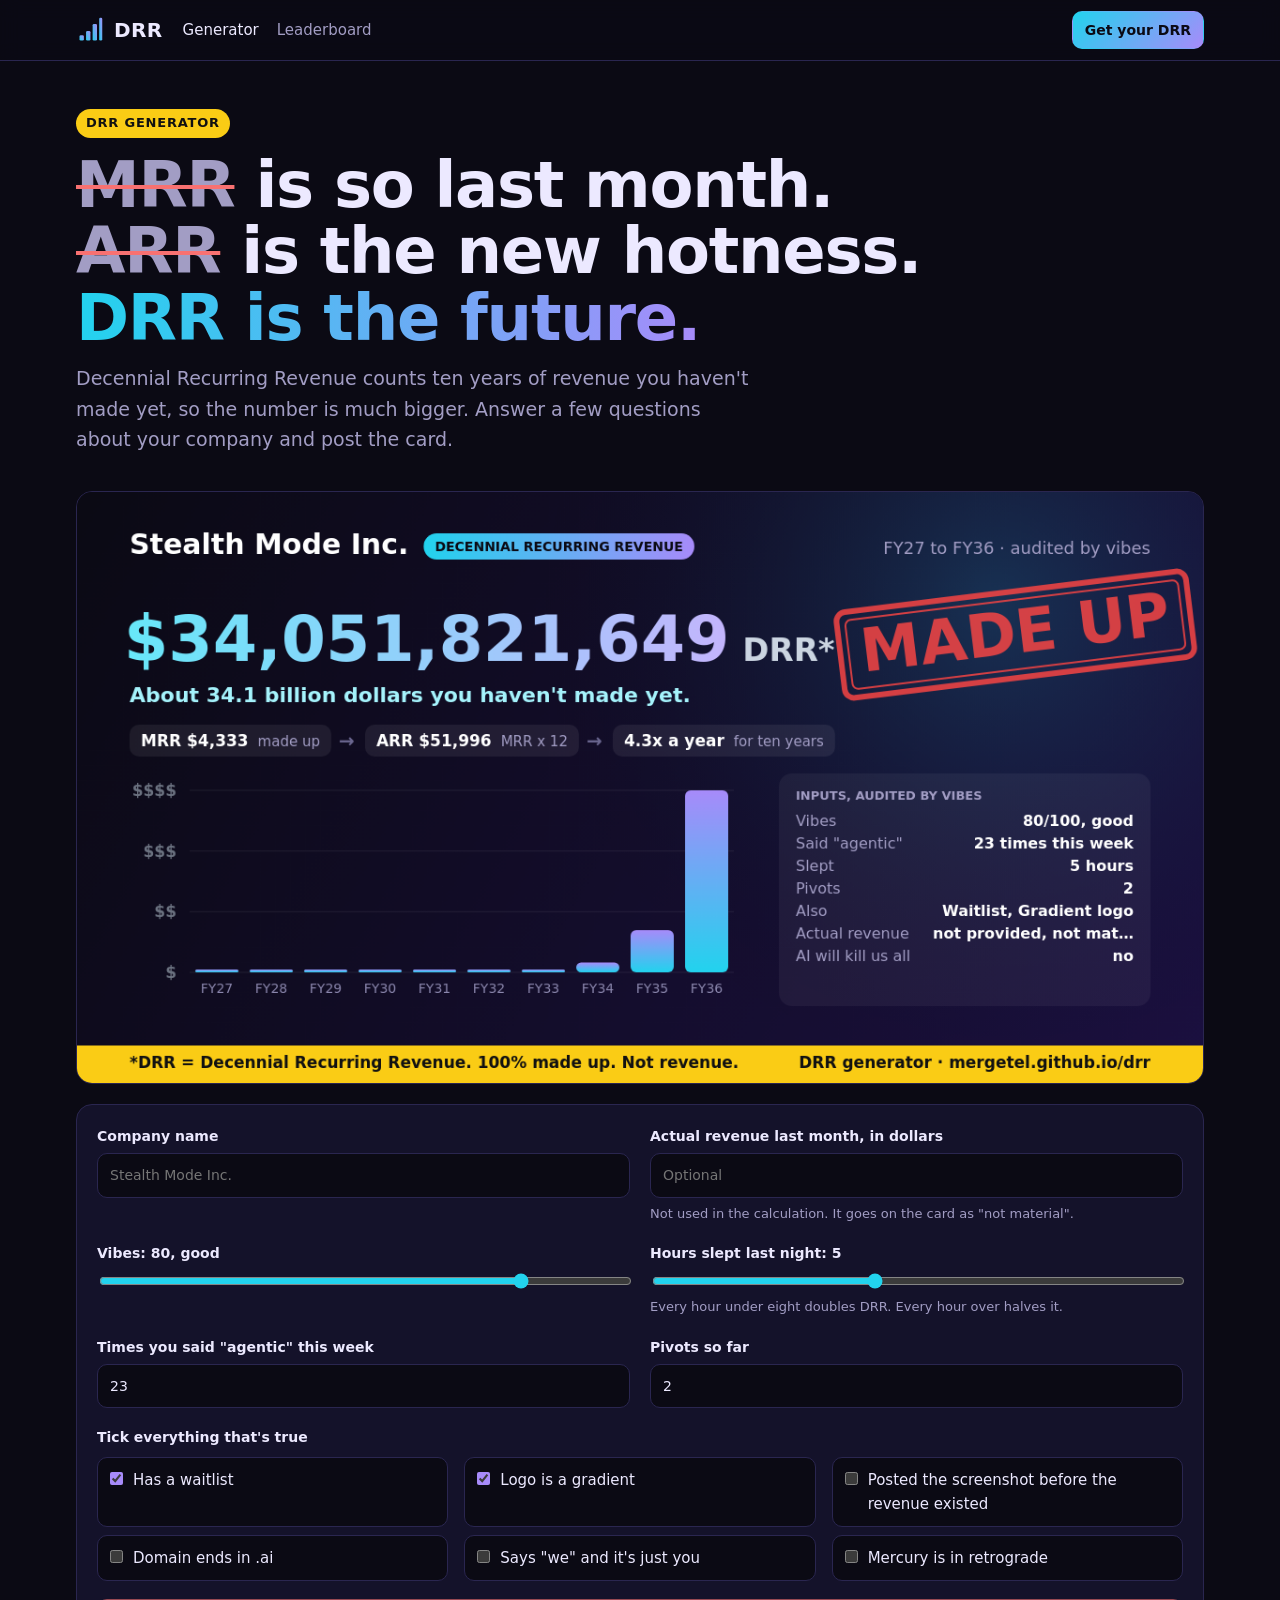
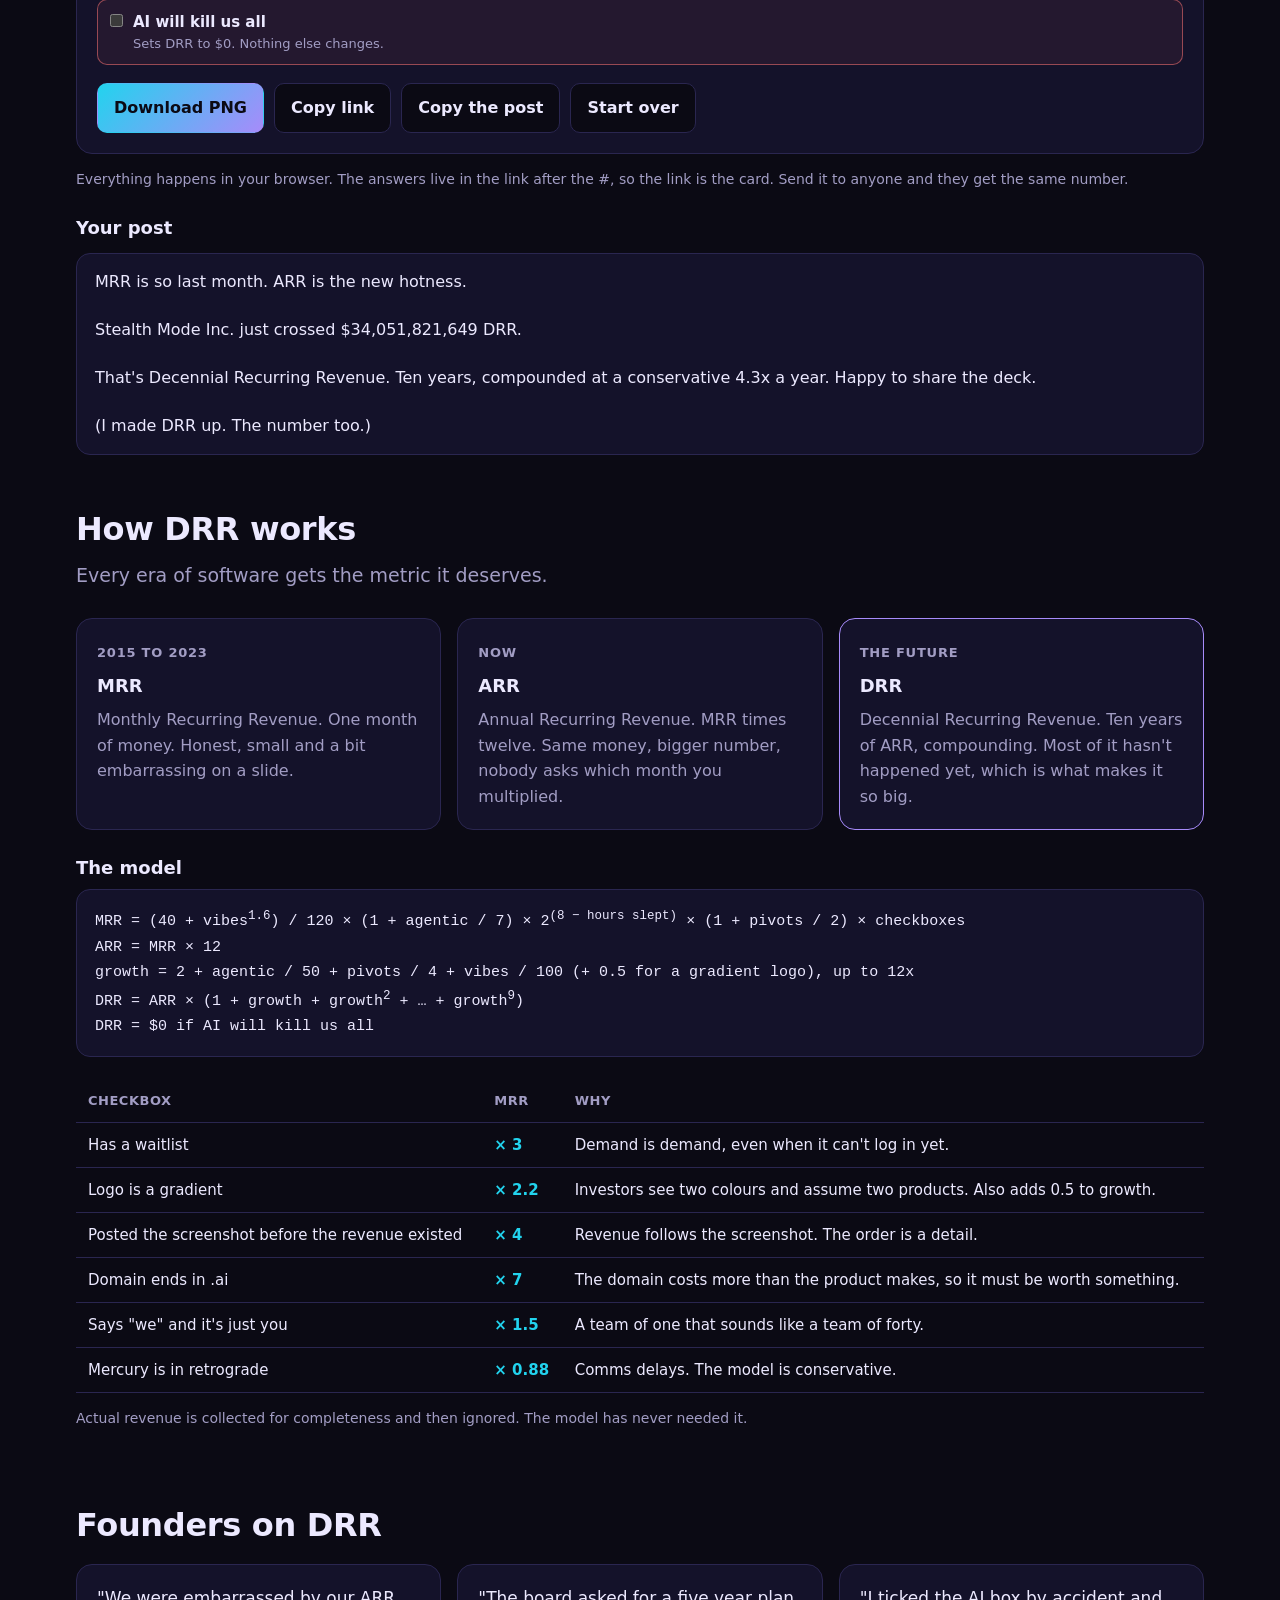
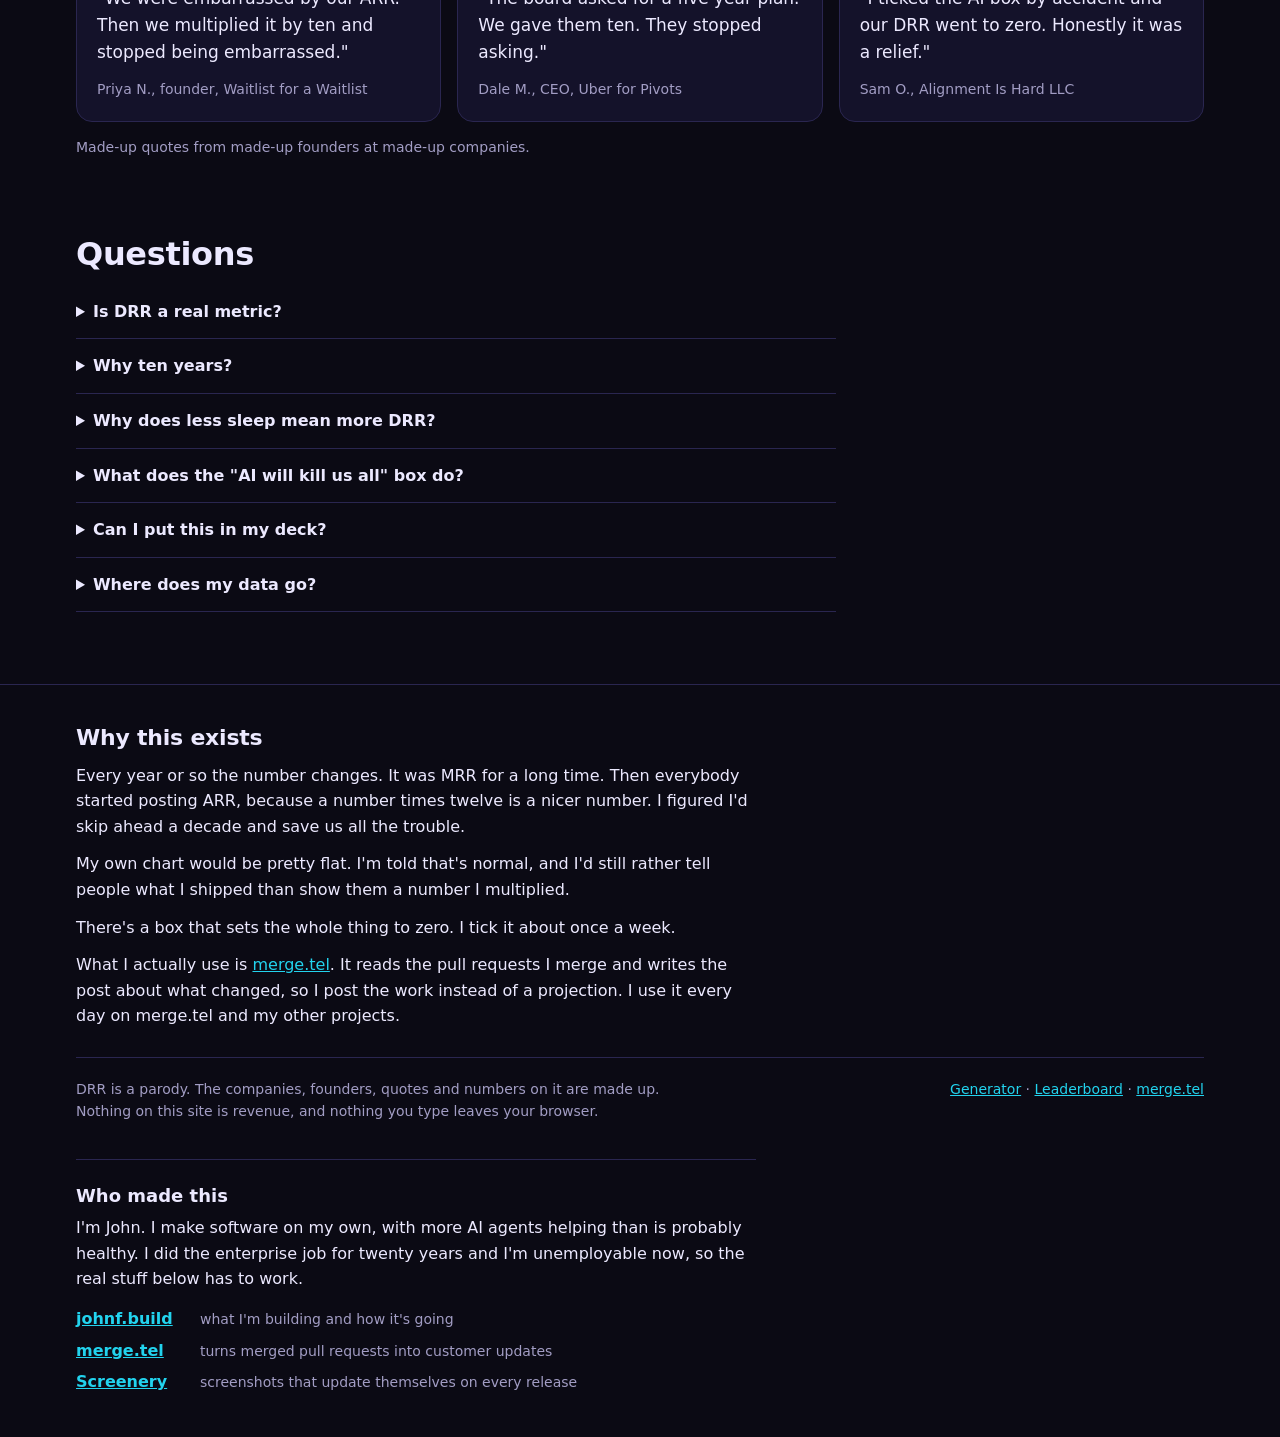
<file: index.html>
<!doctype html>
<html lang="en">
<head>
<meta charset="utf-8">
<meta name="viewport" content="width=device-width, initial-scale=1">
<title>DRR · Decennial Recurring Revenue</title>
<meta name="description" content="MRR is so last month. ARR is the new hotness. DRR counts ten years of revenue you haven't made yet. Make your card, stamped MADE UP, because it is.">
<meta property="og:title" content="DRR · Decennial Recurring Revenue">
<meta property="og:description" content="MRR is so last month. ARR is the new hotness. DRR is the future.">
<meta property="og:image" content="https://mergetel.github.io/drr/assets/og.png">
<meta name="twitter:card" content="summary_large_image">
<link rel="icon" href="assets/favicon.svg" type="image/svg+xml">
<link rel="stylesheet" href="assets/site.css">
</head>
<body>
<header id="nav"></header>

<main class="wrap">
  <section class="hero">
    <p class="eyebrow">DRR GENERATOR</p>
    <h1><s>MRR</s> is so last month.<br><s>ARR</s> is the new hotness.<br><span class="grad">DRR is the future.</span></h1>
    <p class="lede">Decennial Recurring Revenue counts ten years of revenue you haven't made yet, so the number is much bigger. Answer a few questions about your company and post the card.</p>
  </section>

  <section id="make" aria-label="Your DRR card">
    <div class="stage">
      <canvas id="card" width="1200" height="630" role="img" aria-label="A made-up DRR card"></canvas>
    </div>

    <form class="controls" id="form" aria-label="Your inputs" onsubmit="return false">
      <label class="field wide"><b>Company name</b>
        <input type="text" id="n" maxlength="24" autocomplete="off" spellcheck="false" placeholder="Stealth Mode Inc.">
      </label>
      <label class="field wide"><b>Actual revenue last month, in dollars</b>
        <input type="number" id="r" min="0" max="999999999" step="1" inputmode="numeric" placeholder="Optional">
        <small>Not used in the calculation. It goes on the card as "not material".</small>
      </label>

      <label class="field wide"><b>Vibes: <span id="v-out"></span></b>
        <input type="range" id="v" min="0" max="100" step="1">
      </label>
      <label class="field wide"><b>Hours slept last night: <span id="h-out"></span></b>
        <input type="range" id="h" min="0" max="12" step="1">
        <small>Every hour under eight doubles DRR. Every hour over halves it.</small>
      </label>

      <label class="field wide"><b>Times you said "agentic" this week</b>
        <input type="number" id="a" min="0" max="500" step="1" inputmode="numeric">
      </label>
      <label class="field wide"><b>Pivots so far</b>
        <input type="number" id="p" min="0" max="30" step="1" inputmode="numeric">
      </label>

      <fieldset class="full">
        <legend>Tick everything that's true</legend>
        <div class="checks" id="flags"></div>
      </fieldset>

      <label class="check doom full" for="x">
        <input type="checkbox" id="x">
        <span><b>AI will kill us all</b><small>Sets DRR to $0. Nothing else changes.</small></span>
      </label>

      <div class="buttons full">
        <button class="primary" id="download" type="button">Download PNG</button>
        <button id="copy-link" type="button">Copy link</button>
        <button id="copy-post" type="button">Copy the post</button>
        <button id="reset" type="button">Start over</button>
      </div>
    </form>
    <p class="fine">Everything happens in your browser. The answers live in the link after the #, so the link is the card. Send it to anyone and they get the same number.</p>

    <div class="post">
      <h3>Your post</h3>
      <pre id="post"></pre>
    </div>
  </section>

  <section class="block" id="how" aria-labelledby="how-h">
    <h2 id="how-h">How DRR works</h2>
    <p class="lede">Every era of software gets the metric it deserves.</p>
    <div class="steps">
      <div class="step"><span class="tag">2015 TO 2023</span><h3>MRR</h3><p>Monthly Recurring Revenue. One month of money. Honest, small and a bit embarrassing on a slide.</p></div>
      <div class="step"><span class="tag">NOW</span><h3>ARR</h3><p>Annual Recurring Revenue. MRR times twelve. Same money, bigger number, nobody asks which month you multiplied.</p></div>
      <div class="step now"><span class="tag">THE FUTURE</span><h3>DRR</h3><p>Decennial Recurring Revenue. Ten years of ARR, compounding. Most of it hasn't happened yet, which is what makes it so big.</p></div>
    </div>

    <h3>The model</h3>
    <div class="formula">
      MRR = (40 + vibes<sup>1.6</sup>) / 120 × (1 + agentic / 7) × 2<sup>(8 − hours slept)</sup> × (1 + pivots / 2) × checkboxes<br>
      ARR = MRR × 12<br>
      growth = 2 + agentic / 50 + pivots / 4 + vibes / 100 (+ 0.5 for a gradient logo), up to 12x<br>
      DRR = ARR × (1 + growth + growth<sup>2</sup> + … + growth<sup>9</sup>)<br>
      DRR = $0 if AI will kill us all
    </div>
    <table class="levers">
      <thead><tr><th>Checkbox</th><th>MRR</th><th>Why</th></tr></thead>
      <tbody id="levers"></tbody>
    </table>
    <p class="fine">Actual revenue is collected for completeness and then ignored. The model has never needed it.</p>
  </section>

  <section class="block" aria-labelledby="q-h">
    <h2 id="q-h">Founders on DRR</h2>
    <div class="quotes">
      <figure><blockquote>"We were embarrassed by our ARR. Then we multiplied it by ten and stopped being embarrassed."</blockquote><figcaption>Priya N., founder, Waitlist for a Waitlist</figcaption></figure>
      <figure><blockquote>"The board asked for a five year plan. We gave them ten. They stopped asking."</blockquote><figcaption>Dale M., CEO, Uber for Pivots</figcaption></figure>
      <figure><blockquote>"I ticked the AI box by accident and our DRR went to zero. Honestly it was a relief."</blockquote><figcaption>Sam O., Alignment Is Hard LLC</figcaption></figure>
    </div>
    <p class="fine">Made-up quotes from made-up founders at made-up companies.</p>
  </section>

  <section class="block faq" aria-labelledby="faq-h">
    <h2 id="faq-h">Questions</h2>
    <details><summary>Is DRR a real metric?</summary><p>It is now. You're looking at it.</p></details>
    <details><summary>Why ten years?</summary><p>It's the longest stretch that still sounds like a plan. A century sounds like a religion.</p></details>
    <details><summary>Why does less sleep mean more DRR?</summary><p>Every successful founder we made up sleeps four hours. The model is trained on them.</p></details>
    <details><summary>What does the "AI will kill us all" box do?</summary><p>It sets DRR to $0. Ten years of revenue assumes there are ten years. MRR and ARR stay on the card, so you can see what you would have had.</p></details>
    <details><summary>Can I put this in my deck?</summary><p>The MADE UP stamp and the yellow strip are part of the PNG. You can crop one of them. The axis still says $$$$.</p></details>
    <details><summary>Where does my data go?</summary><p>Nowhere. There's no server, no form that submits and no analytics. Your answers live in the link, and the link lives wherever you paste it.</p></details>
  </section>
</main>

<footer id="foot"></footer>

<script src="assets/site.js"></script>
<script src="assets/drr.js"></script>
<script>
(() => {
  const { FLAGS, DEFAULTS, parse, serialize, compute, money, post, draw, vibeWord } = window.DRR;
  const $ = (id) => document.getElementById(id);
  const canvas = $('card');
  const ctx = canvas.getContext('2d');

  // The checkboxes and the lever table both come from FLAGS, so they can't drift.
  $('flags').innerHTML = FLAGS.map((f) =>
    `<label class="check"><input type="checkbox" data-flag="${f.k}"><span>${f.label}</span></label>`).join('');
  $('levers').innerHTML = FLAGS.map((f) =>
    `<tr><td>${f.label}</td><td>×&nbsp;${f.mult}</td><td>${f.why}</td></tr>`).join('');
  const flagEls = [...document.querySelectorAll('[data-flag]')];

  let state = parse(location.hash);

  function fill() {
    $('n').value = state.n;
    $('r').value = state.r;
    $('v').value = state.v;
    $('h').value = state.h;
    $('a').value = state.a;
    $('p').value = state.p;
    $('x').checked = state.x;
    flagEls.forEach((el) => { el.checked = state.f.includes(el.dataset.flag); });
  }

  function read() {
    return {
      n: $('n').value, r: $('r').value, v: $('v').value, h: $('h').value, a: $('a').value, p: $('p').value,
      x: $('x').checked,
      f: flagEls.filter((el) => el.checked).map((el) => el.dataset.flag),
    };
  }

  function render() {
    const m = compute(state);
    state = m.state;
    $('v-out').textContent = `${state.v}, ${vibeWord(state.v)}`;
    $('h-out').textContent = `${state.h}`;
    draw(ctx, m, window.SITE);
    $('post').textContent = post(m);
    canvas.setAttribute('aria-label', m.doom
      ? `A made-up DRR card for ${m.name}: DRR $0, because AI will kill us all. Stamped MADE UP.`
      : `A made-up DRR card for ${m.name}: ${money(m.drr)} DRR from ${money(m.mrr)} MRR. Stamped MADE UP.`);
    const next = '#' + serialize(state);
    if (location.hash !== next) history.replaceState(null, '', next);
  }

  $('form').addEventListener('input', () => { state = parse(serialize(read())); render(); });
  // Number boxes clamp on blur, so a typed 9000 pivots shows as the 30 it counts as.
  $('form').addEventListener('change', () => fill());
  window.addEventListener('hashchange', () => { state = parse(location.hash); fill(); render(); });

  $('reset').addEventListener('click', () => { state = parse(serialize(DEFAULTS)); fill(); render(); });

  $('download').addEventListener('click', () => {
    const m = compute(state);
    const slug = m.name.toLowerCase().replace(/[^a-z0-9]+/g, '-').replace(/^-|-$/g, '') || 'drr';
    canvas.toBlob((blob) => {
      if (!blob) return;
      const a = document.createElement('a');
      a.href = URL.createObjectURL(blob);
      a.download = `drr-${slug}.png`;
      a.click();
      setTimeout(() => URL.revokeObjectURL(a.href), 1000);
    }, 'image/png');
  });

  async function copy(btn, text) {
    const before = btn.textContent;
    try {
      await navigator.clipboard.writeText(text);
      btn.textContent = 'Copied';
    } catch (err) {
      console.warn('Clipboard write failed:', err);
      btn.textContent = "Couldn't copy, select it by hand";
    }
    setTimeout(() => { btn.textContent = before; }, 1800);
  }
  $('copy-link').addEventListener('click', (e) => copy(e.currentTarget, location.href));
  $('copy-post').addEventListener('click', (e) => copy(e.currentTarget, $('post').textContent + '\n\n' + location.href));

  fill();
  render();
})();
</script>
</body>
</html>
</file>
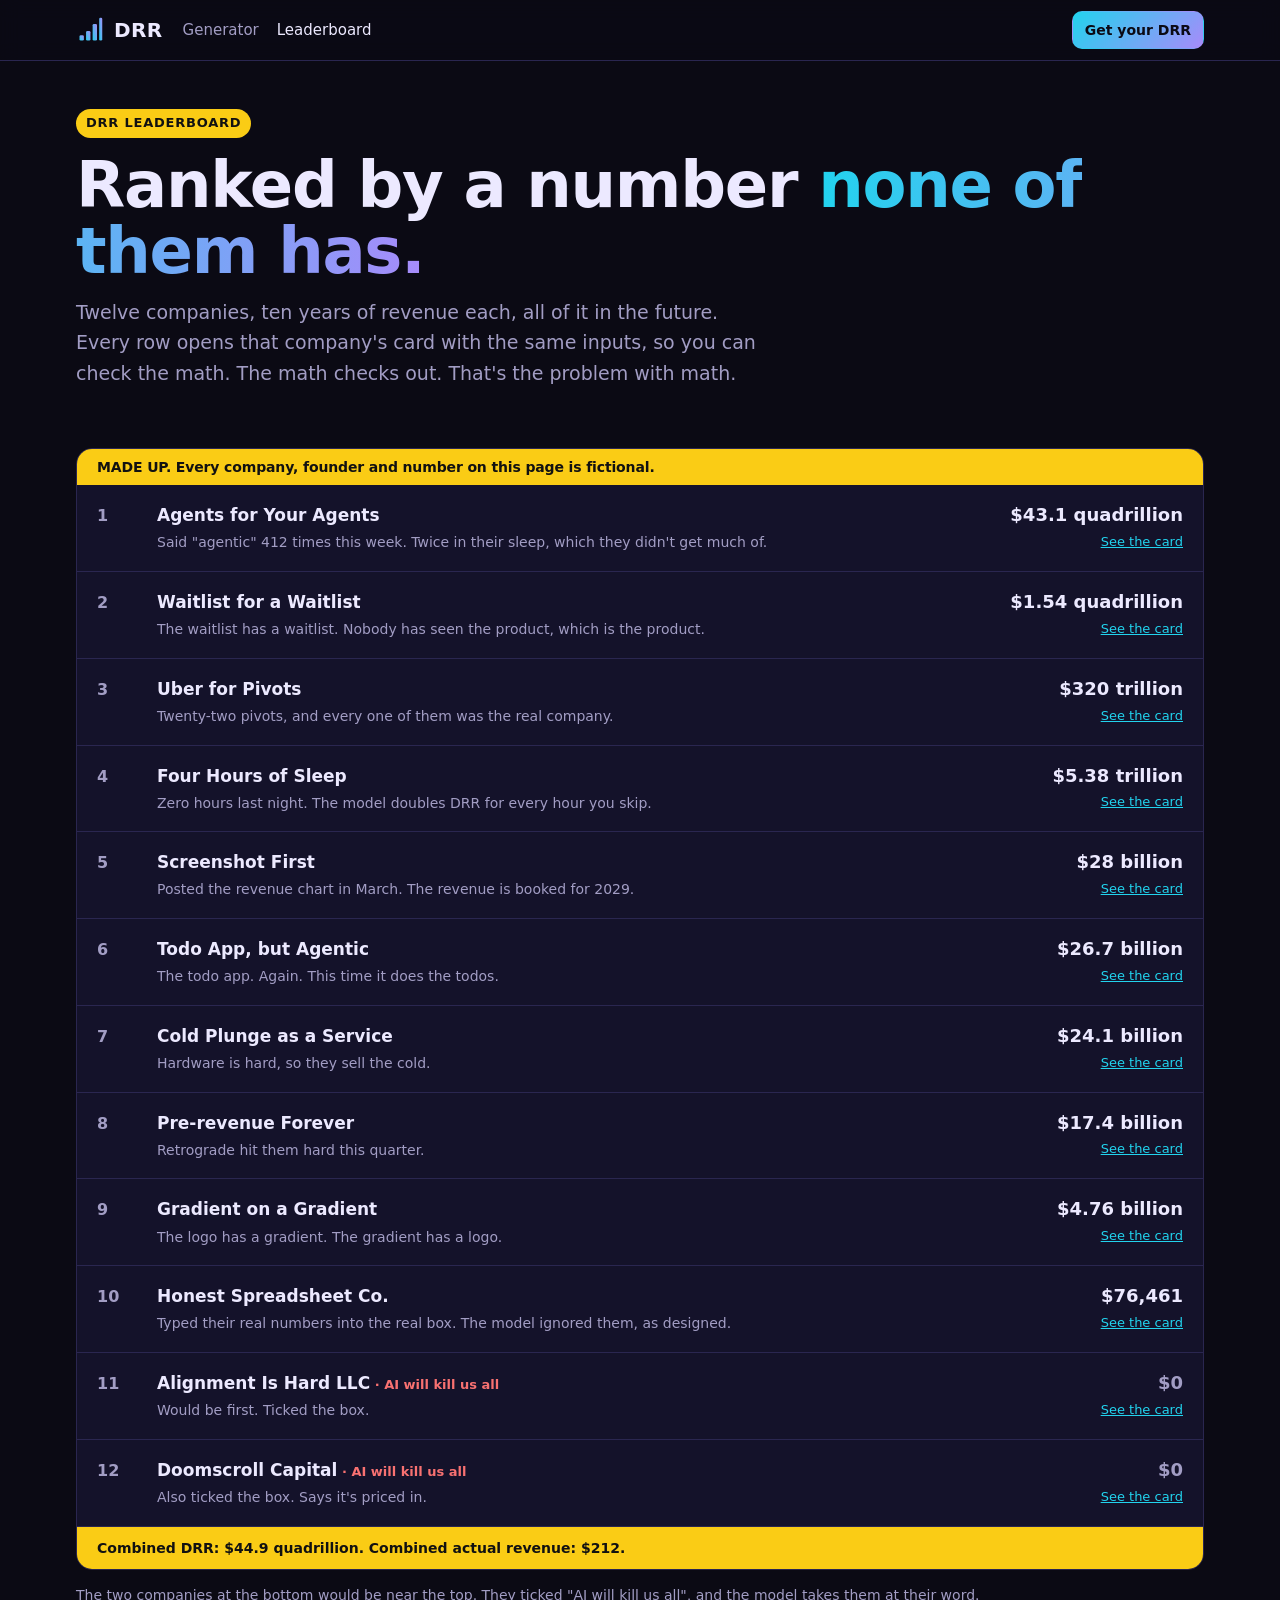
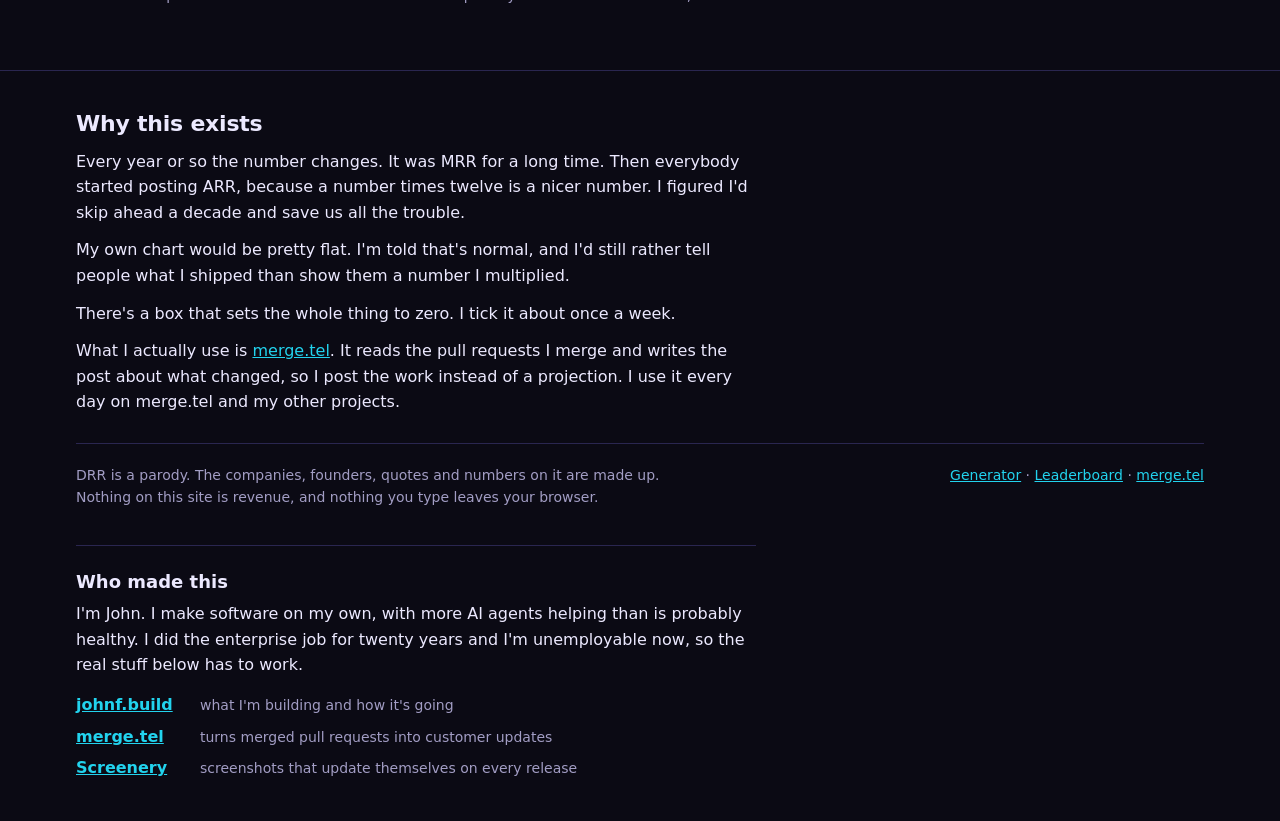
<file: leaderboard/index.html>
<!doctype html>
<html lang="en">
<head>
<meta charset="utf-8">
<meta name="viewport" content="width=device-width, initial-scale=1">
<title>The DRR leaderboard · Decennial Recurring Revenue</title>
<meta name="description" content="Twelve made-up companies ranked by a number none of them has. Two ticked the box.">
<meta property="og:title" content="The DRR leaderboard">
<meta property="og:description" content="Twelve made-up companies ranked by a number none of them has.">
<meta property="og:image" content="https://mergetel.github.io/drr/assets/og.png">
<meta name="twitter:card" content="summary_large_image">
<link rel="icon" href="../assets/favicon.svg" type="image/svg+xml">
<link rel="stylesheet" href="../assets/site.css">
</head>
<body>
<header id="nav"></header>

<main class="wrap">
  <section class="hero">
    <p class="eyebrow">DRR LEADERBOARD</p>
    <h1>Ranked by a number <span class="grad">none of them has.</span></h1>
    <p class="lede">Twelve companies, ten years of revenue each, all of it in the future. Every row opens that company's card with the same inputs, so you can check the math. The math checks out. That's the problem with math.</p>
  </section>

  <div class="board" aria-labelledby="board-h">
    <h2 id="board-h" class="strip">MADE UP. Every company, founder and number on this page is fictional.</h2>
    <ol id="rows"></ol>
    <p class="strip">Combined DRR: <span id="total"></span>. Combined actual revenue: <span id="actual"></span>.</p>
  </div>
  <p class="fine">The two companies at the bottom would be near the top. They ticked "AI will kill us all", and the model takes them at their word.</p>
</main>

<footer id="foot"></footer>

<script src="../assets/site.js"></script>
<script src="../assets/drr.js"></script>
<script>
(() => {
  const { COMPANIES, compute, serialize, short, money } = window.DRR;
  const esc = (t) => String(t).replace(/[&<>"]/g, (c) => ({ '&': '&amp;', '<': '&lt;', '>': '&gt;', '"': '&quot;' })[c]);
  const rows = COMPANIES.map((c) => ({ c, m: compute(c) })).sort((a, b) => b.m.drr - a.m.drr || b.m.mrr - a.m.mrr);
  document.getElementById('rows').innerHTML = rows.map(({ c, m }, i) => `
    <li${m.doom ? ' class="doomed"' : ''}>
      <span class="rank">${i + 1}</span>
      <span class="who"><b>${esc(m.name)}</b><span>${esc(c.note)}</span></span>
      <span class="num" title="${esc(money(m.drr))}">${esc(short(m.drr))}<a href="${window.BASE}#${serialize(c)}">See the card</a></span>
    </li>`).join('');
  document.getElementById('total').textContent = short(rows.reduce((t, r) => t + r.m.drr, 0));
  document.getElementById('actual').textContent = short(COMPANIES.reduce((t, c) => t + (c.r || 0), 0));
})();
</script>
</body>
</html>
</file>
<file: assets/site.css>
:root {
  --bg: #0b0a14;
  --panel: #14122a;
  --soft: #1c1938;
  --line: #2a2650;
  --text: #ece9ff;
  --muted: #a29dc4;
  --cyan: #22d3ee;
  --violet: #a78bfa;
  --yellow: #facc15;
  --red: #f87171;
  --radius: 16px;
  color-scheme: dark;
}
* { box-sizing: border-box; }
html { scroll-behavior: smooth; }
body {
  margin: 0;
  background: var(--bg);
  color: var(--text);
  font: 16px/1.6 ui-sans-serif, system-ui, -apple-system, "Segoe UI", Roboto, sans-serif;
}
img, svg, canvas { max-width: 100%; }
a { color: var(--cyan); }
.wrap { max-width: 1160px; margin: 0 auto; padding: 0 16px; }

/* Nav */
#nav { position: sticky; top: 0; z-index: 10; background: rgba(11, 10, 20, .85); backdrop-filter: blur(10px); border-bottom: 1px solid var(--line); }
.navbar { display: flex; align-items: center; gap: 20px; height: 60px; }
.brand { display: inline-flex; align-items: center; gap: 10px; font-weight: 800; font-size: 20px; color: var(--text); text-decoration: none; letter-spacing: .02em; }
.brand svg { width: 28px; height: 28px; }
#nav nav { display: flex; gap: 18px; }
#nav nav a { color: var(--muted); text-decoration: none; font-weight: 500; font-size: 15px; }
#nav nav a:hover, #nav nav a[aria-current] { color: var(--text); }
#nav .btn { margin-left: auto; }

/* Buttons */
.btn, button {
  display: inline-flex; align-items: center; justify-content: center; gap: 8px;
  padding: 11px 16px; border-radius: 10px; border: 1px solid var(--line); background: var(--bg);
  color: var(--text); font: inherit; font-weight: 600; text-decoration: none; cursor: pointer;
}
.btn:hover, button:hover { filter: brightness(1.15); }
.btn-primary, button.primary { background: linear-gradient(135deg, var(--cyan), var(--violet)); border-color: transparent; color: #0b0a14; }
.btn-sm { padding: 7px 12px; font-size: 14px; white-space: nowrap; }

/* Type */
.eyebrow {
  display: inline-block; margin: 0 0 14px; padding: 4px 10px; border-radius: 999px;
  background: var(--yellow); color: #111; font-weight: 700; font-size: 13px; letter-spacing: .06em;
}
h1 { margin: 0 0 12px; font-size: clamp(34px, 6.4vw, 64px); line-height: 1.04; letter-spacing: -.02em; }
h1 s { color: var(--muted); text-decoration-color: var(--red); text-decoration-thickness: 4px; }
.grad { background: linear-gradient(90deg, var(--cyan), var(--violet)); -webkit-background-clip: text; background-clip: text; color: transparent; }
h2 { margin: 0 0 12px; font-size: clamp(24px, 3.4vw, 32px); line-height: 1.15; letter-spacing: -.01em; }
h3 { margin: 0 0 6px; font-size: 18px; }
.lede { margin: 0 0 28px; max-width: 680px; color: var(--muted); font-size: 19px; }
.fine { color: var(--muted); font-size: 14px; }

section.block { padding: 56px 0 8px; }
.hero { padding: 48px 0 8px; }

/* Generator */
.stage { border: 1px solid var(--line); border-radius: var(--radius); overflow: hidden; background: var(--panel); }
.stage canvas { display: block; width: 100%; height: auto; }
.controls {
  display: grid; grid-template-columns: repeat(4, minmax(0, 1fr)); gap: 18px 20px;
  margin: 20px 0 12px; padding: 20px; border: 1px solid var(--line); border-radius: var(--radius); background: var(--panel);
}
.controls .wide { grid-column: span 2; }
.controls .full { grid-column: 1 / -1; }
.field { display: grid; gap: 6px; font-size: 14px; color: var(--muted); align-content: start; }
.field b { color: var(--text); font-weight: 600; }
.field small { font-size: 13px; }
input[type=text], input[type=number] {
  width: 100%; min-width: 0; padding: 10px 12px; border-radius: 10px; border: 1px solid var(--line);
  background: var(--bg); color: var(--text); font: inherit;
}
input[type=range] { width: 100%; accent-color: var(--cyan); }
fieldset { margin: 0; padding: 0; border: 0; min-width: 0; }
legend { padding: 0; margin: 0 0 8px; font-size: 14px; color: var(--text); font-weight: 600; }
.checks { display: grid; grid-template-columns: repeat(3, minmax(0, 1fr)); gap: 8px 16px; }
.check { display: flex; gap: 10px; align-items: flex-start; padding: 10px 12px; border: 1px solid var(--line); border-radius: 10px; background: var(--bg); font-size: 15px; color: var(--text); cursor: pointer; }
.check input { margin: 4px 0 0; accent-color: var(--violet); flex: none; }
.check.doom { border-color: rgba(248, 113, 113, .55); background: rgba(248, 113, 113, .07); }
.check.doom input { accent-color: var(--red); }
.check.doom span small { display: block; color: var(--muted); font-size: 13px; }
.buttons { display: flex; flex-wrap: wrap; gap: 10px; }
.post { margin-top: 24px; }
.post h3 { margin-bottom: 10px; }
pre {
  margin: 0; padding: 16px 18px; border: 1px solid var(--line); border-radius: 14px; background: var(--panel);
  white-space: pre-wrap; word-break: break-word; font: 16px/1.5 ui-sans-serif, system-ui, sans-serif;
}

/* Explainer */
.steps { display: grid; grid-template-columns: repeat(3, minmax(0, 1fr)); gap: 16px; margin: 24px 0; }
.step { padding: 20px; border: 1px solid var(--line); border-radius: var(--radius); background: var(--panel); }
.step .tag { display: inline-block; margin-bottom: 8px; font-size: 13px; font-weight: 700; letter-spacing: .06em; color: var(--muted); }
.step.now { border-color: var(--violet); }
.step p { margin: 0; color: var(--muted); }
.formula { margin: 0 0 24px; padding: 16px 18px; border: 1px solid var(--line); border-radius: 14px; background: var(--panel); font: 15px/1.7 ui-monospace, SFMono-Regular, Menlo, Consolas, monospace; overflow-wrap: anywhere; }
.levers { width: 100%; border-collapse: collapse; font-size: 15px; }
.levers th, .levers td { padding: 10px 12px; border-bottom: 1px solid var(--line); text-align: left; vertical-align: top; }
.levers th { color: var(--muted); font-weight: 600; font-size: 13px; letter-spacing: .04em; text-transform: uppercase; }
.levers td:nth-child(2) { white-space: nowrap; font-weight: 700; color: var(--cyan); }

/* Quotes */
.quotes { display: grid; grid-template-columns: repeat(3, minmax(0, 1fr)); gap: 16px; margin-top: 20px; }
.quotes figure { margin: 0; padding: 20px; border: 1px solid var(--line); border-radius: var(--radius); background: var(--panel); }
.quotes blockquote { margin: 0 0 12px; font-size: 17px; }
.quotes figcaption { color: var(--muted); font-size: 14px; }

/* FAQ */
.faq { max-width: 760px; }
.faq details { border-bottom: 1px solid var(--line); padding: 14px 0; }
.faq summary { cursor: pointer; font-weight: 600; }
.faq details p { margin: 10px 0 0; color: var(--muted); }

/* Leaderboard */
.board { margin-top: 24px; border: 1px solid var(--line); border-radius: var(--radius); background: var(--panel); overflow: hidden; }
.board ol { margin: 0; padding: 0; list-style: none; }
.board li { display: grid; grid-template-columns: 44px minmax(0, 1fr) auto; gap: 4px 16px; align-items: baseline; padding: 16px 20px; border-bottom: 1px solid var(--line); }
.board .rank { color: var(--muted); font-weight: 700; font-variant-numeric: tabular-nums; }
.board .who b { display: block; font-size: 17px; }
.board .who span { color: var(--muted); font-size: 14px; }
.board .num { text-align: right; font-weight: 800; font-size: 18px; font-variant-numeric: tabular-nums; }
.board .num a { display: block; margin-top: 2px; font-weight: 500; font-size: 13px; }
.board li.doomed .num { color: var(--muted); }
.board li.doomed .who b::after { content: " · AI will kill us all"; color: var(--red); font-size: 13px; font-weight: 600; }
.strip { margin: 0; padding: 10px 20px; background: var(--yellow); color: #111; font-weight: 700; font-size: 14px; }

/* Footer */
footer { margin-top: 64px; border-top: 1px solid var(--line); }
.john { max-width: 680px; padding: 40px 0 16px; }
.john h2 { font-size: 22px; }
.john p { margin: 0 0 12px; }
.footbar { display: flex; flex-wrap: wrap; justify-content: space-between; gap: 8px 24px; padding: 20px 0 24px; border-top: 1px solid var(--line); color: var(--muted); font-size: 14px; }
.footbar p { margin: 0; max-width: 640px; }

/* whois:start. The same block is on every mergetel satire site. Colours come from the site's own variables. */
.whois { margin: 12px 0 0; padding: 24px 0 40px; border-top: 1px solid var(--line, rgba(127, 127, 127, .3)); max-width: 680px; }
.whois h2 { margin: 0 0 8px; font-size: 18px; line-height: 1.3; letter-spacing: 0; }
.whois p { margin: 0 0 14px; }
.whois ul { display: grid; gap: 6px; margin: 0; padding: 0; list-style: none; }
.whois li { display: flex; flex-wrap: wrap; align-items: baseline; gap: 0 12px; }
.whois li a { min-width: 7em; font-weight: 600; }
.whois li span { color: var(--muted, inherit); font-size: 14px; }
/* whois:end */

@media (max-width: 900px) {
  .controls { grid-template-columns: repeat(2, minmax(0, 1fr)); }
  .checks { grid-template-columns: repeat(2, minmax(0, 1fr)); }
  .steps, .quotes { grid-template-columns: 1fr; }
}
@media (max-width: 560px) {
  .controls { grid-template-columns: 1fr; padding: 16px; }
  .controls .wide { grid-column: auto; }
  .checks { grid-template-columns: 1fr; }
  #nav nav { gap: 12px; }
  .brand span { display: none; }
  .board li { grid-template-columns: 30px minmax(0, 1fr); padding: 14px 16px; }
  .board .num { grid-column: 2; text-align: left; }
}
</file>
